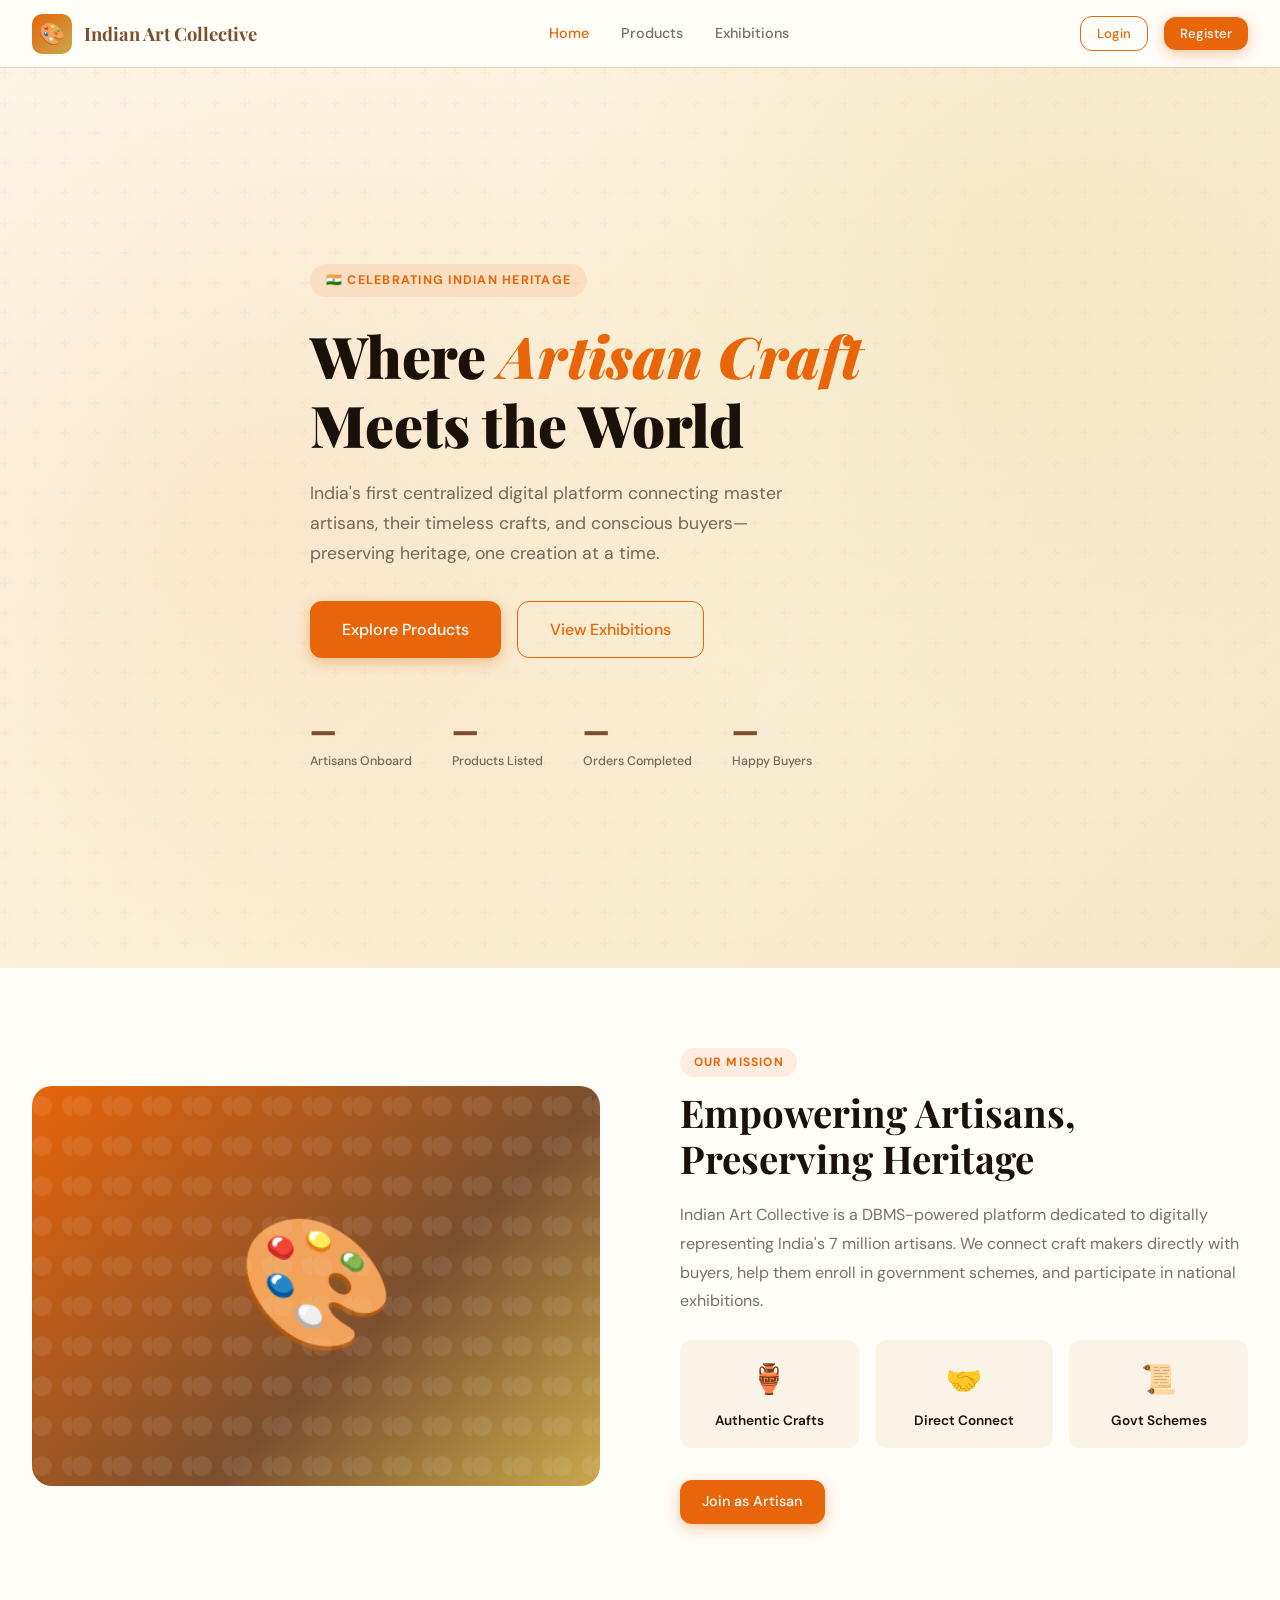
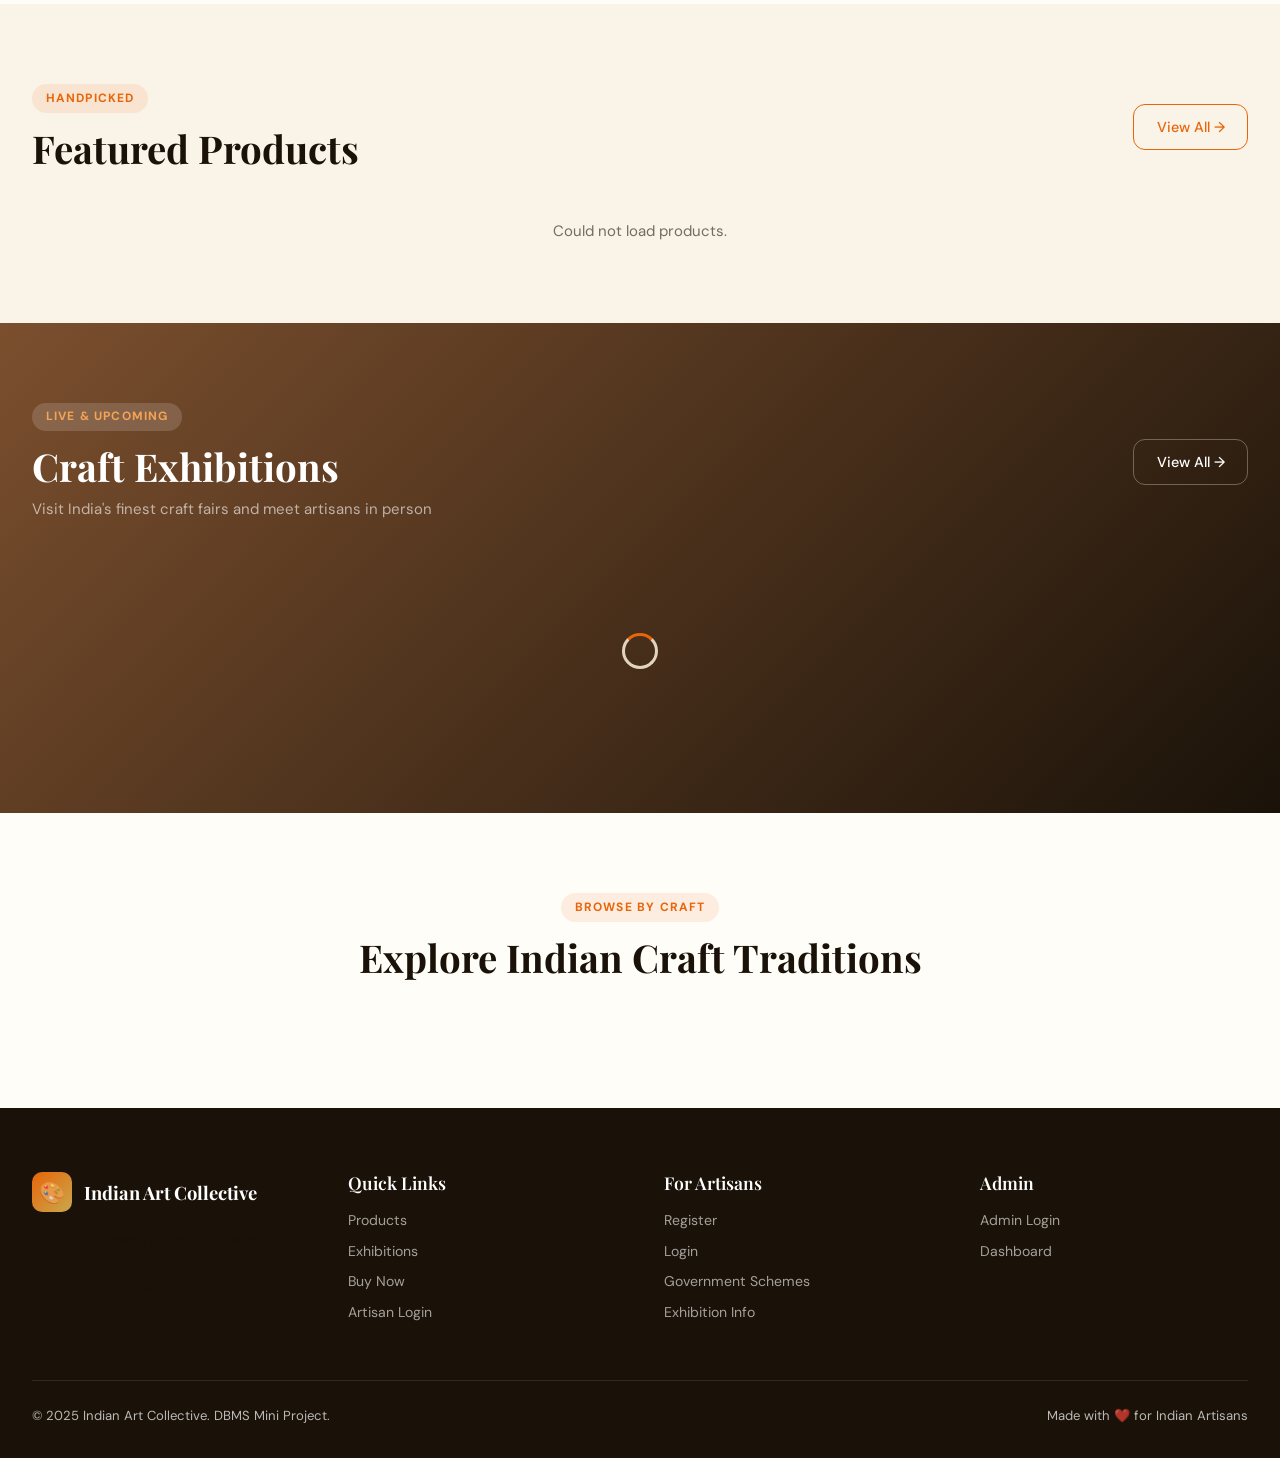
<file: indian_art_collective/frontend/index.html>
<!DOCTYPE html>
<html lang="en">
<head>
<meta charset="UTF-8"><meta name="viewport" content="width=device-width, initial-scale=1.0">
<title>Indian Art Collective — Digital Platform for Indian Artisans</title>
<link rel="stylesheet" href="css/style.css">
<style>
  .hero-float-img { position: absolute; right: -2rem; top: 50%; transform: translateY(-50%); width: 480px; opacity: .18; pointer-events: none; }
  .featured-section { background: var(--cream); }
  .about-grid { display: grid; grid-template-columns: 1fr 1fr; gap: 5rem; align-items: center; }
  .about-pattern {
    height: 400px; border-radius: var(--radius-lg);
    background: linear-gradient(135deg, var(--saffron) 0%, var(--earth) 60%, var(--gold) 100%);
    display: grid; place-items: center; font-size: 8rem; position: relative; overflow: hidden;
  }
  .about-pattern::before {
    content: ''; position: absolute; inset: 0;
    background: url("data:image/svg+xml,%3Csvg width='40' height='40' viewBox='0 0 40 40' xmlns='http://www.w3.org/2000/svg'%3E%3Cg fill='%23ffffff' fill-opacity='0.08'%3E%3Cpath d='M20 20c0-5.523-4.477-10-10-10S0 14.477 0 20s4.477 10 10 10 10-4.477 10-10zm10 0c0 5.523 4.477 10 10 10s10-4.477 10-10-4.477-10-10-10-10 4.477-10 10z'/%3E%3C/g%3E%3C/svg%3E");
  }
  .upcoming-ex { background: linear-gradient(135deg, var(--earth) 0%, var(--ink) 100%); padding: 5rem 0; }
  .upcoming-ex h2, .upcoming-ex .section-tag { color: #fff; }
  .upcoming-ex p { color: rgba(255,255,255,.6); }
  .ex-card-dark { background: rgba(255,255,255,.08); border: 1px solid rgba(255,255,255,.15); border-radius: var(--radius-lg); padding: 1.5rem; color: #fff; }
  .ex-card-dark h4 { color: #fff; margin-bottom: .5rem; }
  .ex-card-dark p { color: rgba(255,255,255,.6); font-size: .85rem; }
  .ex-card-dark .date-badge { background: var(--saffron); color: #fff; padding: .25rem .75rem; border-radius: 20px; font-size: .75rem; font-weight: 600; display: inline-block; margin-bottom: .75rem; }
</style>
</head>
<body>
<nav class="navbar" id="main-navbar"></nav>

<main class="page-wrapper">
  <!-- HERO -->
  <section class="hero">
    <div class="hero-pattern"></div>
    <div class="container">
      <div class="hero-content" style="max-width:660px">
        <div class="hero-tag">🇮🇳 Celebrating Indian Heritage</div>
        <h1>Where <span class="accent">Artisan Craft</span> Meets the World</h1>
        <p class="hero-desc">India's first centralized digital platform connecting master artisans, their timeless crafts, and conscious buyers—preserving heritage, one creation at a time.</p>
        <div class="hero-cta">
          <a href="products.html" class="btn btn-primary btn-lg">Explore Products</a>
          <a href="exhibitions.html" class="btn btn-secondary btn-lg">View Exhibitions</a>
        </div>
        <div class="hero-stats">
          <div>
            <div class="hero-stat-val" id="stat-artisans">—</div>
            <div class="hero-stat-lbl">Artisans Onboard</div>
          </div>
          <div>
            <div class="hero-stat-val" id="stat-products">—</div>
            <div class="hero-stat-lbl">Products Listed</div>
          </div>
          <div>
            <div class="hero-stat-val" id="stat-orders">—</div>
            <div class="hero-stat-lbl">Orders Completed</div>
          </div>
          <div>
            <div class="hero-stat-val" id="stat-buyers">—</div>
            <div class="hero-stat-lbl">Happy Buyers</div>
          </div>
        </div>
      </div>
    </div>
  </section>

  <!-- ABOUT -->
  <section class="section">
    <div class="container">
      <div class="about-grid">
        <div class="about-pattern">🎨</div>
        <div>
          <div class="section-tag">Our Mission</div>
          <h2>Empowering Artisans,<br>Preserving Heritage</h2>
          <p style="margin:1.25rem 0 1.5rem;font-size:1rem;line-height:1.8">Indian Art Collective is a DBMS-powered platform dedicated to digitally representing India's 7 million artisans. We connect craft makers directly with buyers, help them enroll in government schemes, and participate in national exhibitions.</p>
          <div class="grid-3" style="gap:1rem;margin-bottom:2rem">
            <div style="text-align:center;padding:1rem;background:var(--cream);border-radius:var(--radius)">
              <div style="font-size:1.8rem;margin-bottom:.5rem">🏺</div>
              <div style="font-weight:600;font-size:.85rem">Authentic Crafts</div>
            </div>
            <div style="text-align:center;padding:1rem;background:var(--cream);border-radius:var(--radius)">
              <div style="font-size:1.8rem;margin-bottom:.5rem">🤝</div>
              <div style="font-weight:600;font-size:.85rem">Direct Connect</div>
            </div>
            <div style="text-align:center;padding:1rem;background:var(--cream);border-radius:var(--radius)">
              <div style="font-size:1.8rem;margin-bottom:.5rem">📜</div>
              <div style="font-weight:600;font-size:.85rem">Govt Schemes</div>
            </div>
          </div>
          <a href="login_artisan.html#register" class="btn btn-primary">Join as Artisan</a>
        </div>
      </div>
    </div>
  </section>

  <!-- FEATURED PRODUCTS -->
  <section class="section featured-section">
    <div class="container">
      <div class="section-header flex items-center justify-between">
        <div>
          <div class="section-tag">Handpicked</div>
          <h2>Featured Products</h2>
        </div>
        <a href="products.html" class="btn btn-secondary">View All →</a>
      </div>
      <div class="products-grid" id="featured-products">
        <div class="loading-state" style="grid-column:1/-1"><div class="spinner"></div><p>Loading crafts...</p></div>
      </div>
    </div>
  </section>

  <!-- UPCOMING EXHIBITIONS -->
  <section class="upcoming-ex">
    <div class="container">
      <div class="section-header flex items-center justify-between">
        <div>
          <div class="section-tag" style="background:rgba(255,255,255,.15);color:var(--saffron-lt)">Live & Upcoming</div>
          <h2>Craft Exhibitions</h2>
          <p style="margin-top:.5rem">Visit India's finest craft fairs and meet artisans in person</p>
        </div>
        <a href="exhibitions.html" class="btn btn-secondary" style="border-color:rgba(255,255,255,.3);color:#fff">View All →</a>
      </div>
      <div class="grid-3" id="upcoming-exhibitions">
        <div class="loading-state" style="grid-column:1/-1;color:rgba(255,255,255,.5)"><div class="spinner"></div></div>
      </div>
    </div>
  </section>

  <!-- CRAFT CATEGORIES -->
  <section class="section">
    <div class="container">
      <div class="section-header text-center">
        <div class="section-tag">Browse by Craft</div>
        <h2>Explore Indian Craft Traditions</h2>
      </div>
      <div id="craft-categories" class="grid-4"></div>
    </div>
  </section>
</main>

<!-- FOOTER -->
<footer>
  <div class="container">
    <div class="grid-4" style="gap:3rem">
      <div>
        <div class="navbar-brand" style="margin-bottom:1rem">
          <div class="logo-icon">🎨</div>
          <span style="color:#fff;font-family:'Playfair Display',serif">Indian Art Collective</span>
        </div>
        <p style="font-size:.85rem;line-height:1.7">Digitally representing India's artisan heritage. A DBMS mini project celebrating culture & craftsmanship.</p>
      </div>
      <div>
        <h4>Quick Links</h4>
        <a href="products.html">Products</a>
        <a href="exhibitions.html">Exhibitions</a>
        <a href="login_buyer.html">Buy Now</a>
        <a href="login_artisan.html">Artisan Login</a>
      </div>
      <div>
        <h4>For Artisans</h4>
        <a href="login_artisan.html#register">Register</a>
        <a href="login_artisan.html">Login</a>
        <a href="#">Government Schemes</a>
        <a href="#">Exhibition Info</a>
      </div>
      <div>
        <h4>Admin</h4>
        <a href="login_admin.html">Admin Login</a>
        <a href="#">Dashboard</a>
      </div>
    </div>
    <div class="footer-bottom">
      <span>© 2025 Indian Art Collective. DBMS Mini Project.</span>
      <span>Made with ❤️ for Indian Artisans</span>
    </div>
  </div>
</footer>

<div id="toast-container"></div>

<script src="js/api.js"></script>
<script src="js/utils.js"></script>
<script>
document.addEventListener('DOMContentLoaded', async () => {
  renderNavbar('home');

  // Load stats
  try {
    const stats = await api.stats();
    const els = {
      'stat-artisans': stats.artisans,
      'stat-products': stats.products,
      'stat-orders': stats.orders,
      'stat-buyers': stats.buyers,
    };
    Object.entries(els).forEach(([id, val]) => {
      const el = document.getElementById(id);
      if (el) animateCounter(el, val);
    });
  } catch(e) {}

  // Load featured products
  try {
    const products = await api.featuredProducts();
    const container = document.getElementById('featured-products');
    if (products.length === 0) {
      container.innerHTML = '<p class="text-muted text-center" style="grid-column:1/-1">No products yet.</p>';
    } else {
      container.innerHTML = products.map(p => productCardHTML(p)).join('');
    }
  } catch(e) {
    document.getElementById('featured-products').innerHTML = '<p class="text-muted text-center" style="grid-column:1/-1">Could not load products.</p>';
  }

  // Load upcoming exhibitions
  try {
    const exhibitions = await api.exhibitions();
    const container = document.getElementById('upcoming-exhibitions');
    const upcoming = exhibitions.slice(0, 3);
    if (upcoming.length === 0) {
      container.innerHTML = '<p style="color:rgba(255,255,255,.5);grid-column:1/-1;text-align:center">No upcoming exhibitions.</p>';
    } else {
      container.innerHTML = upcoming.map(e => `
        <div class="ex-card-dark">
          <div class="date-badge">📅 ${formatDate(e.Start_Date)} – ${formatDate(e.End_Date)}</div>
          <h4>${e.Exhibition_Name}</h4>
          <p>📍 ${e.Location}</p>
        </div>
      `).join('');
    }
  } catch(e) {}

  // Load craft categories
  try {
    const crafts = await api.crafts();
    const container = document.getElementById('craft-categories');
    const unique = [...new Map(crafts.map(c => [c.Category, c])).values()].slice(0, 8);
    const icons = { 'Visual Art': '🖼️', 'Ceramic': '🏺', 'Textile': '🧵', 'Metal Work': '⚙️', 'Handicraft': '🎎', 'Jewelry': '💎' };
    container.innerHTML = unique.map(c => `
      <div class="card" style="text-align:center;padding:1.75rem;cursor:pointer" onclick="window.location.href='products.html?category=${encodeURIComponent(c.Category)}'">
        <div style="font-size:2.5rem;margin-bottom:.75rem">${icons[c.Category] || '🎨'}</div>
        <h4>${c.Category}</h4>
        <p style="font-size:.82rem;margin-top:.3rem">${c.Region}</p>
      </div>
    `).join('');
  } catch(e) {}
});
</script>
</body>
</html>
</file>
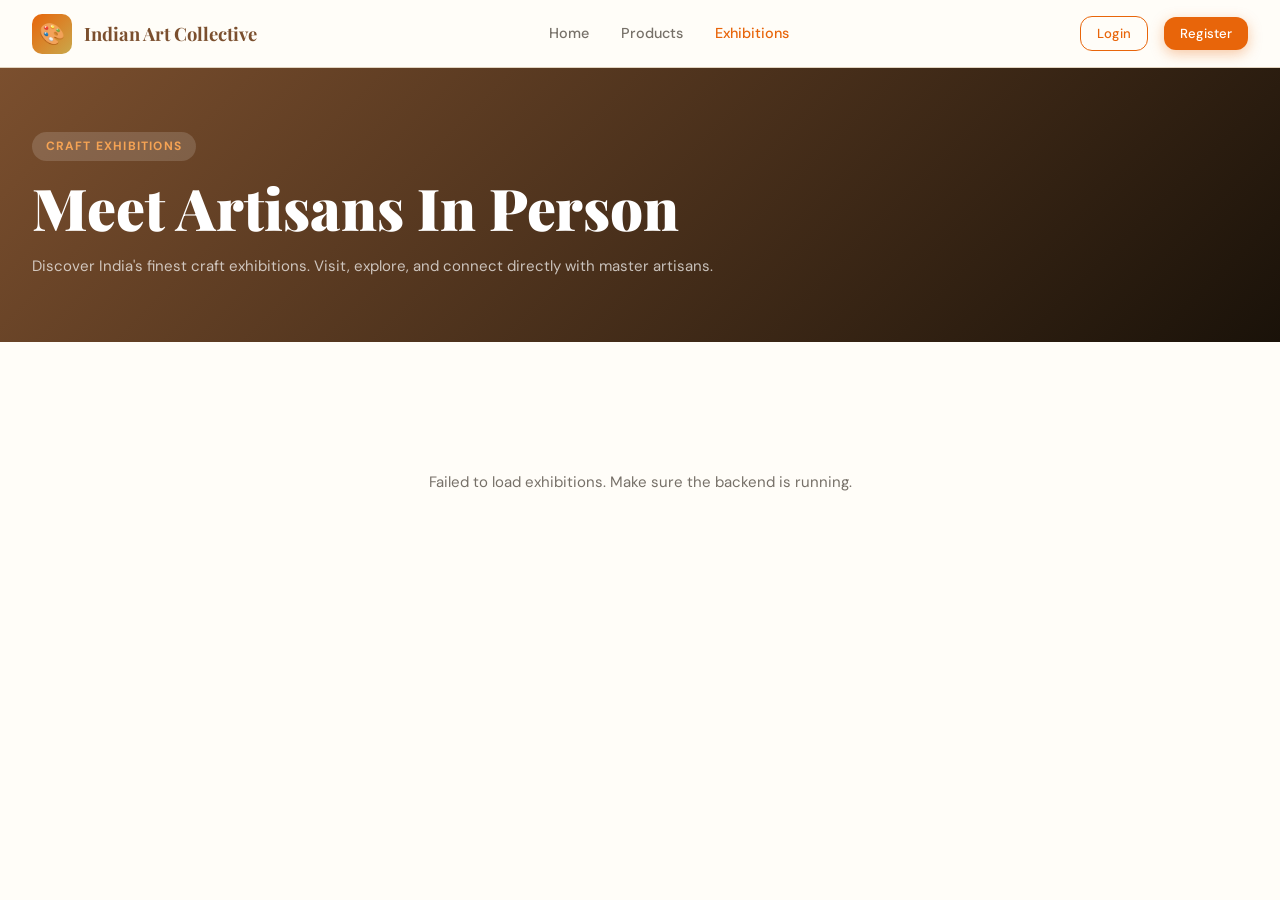
<file: indian_art_collective/frontend/exhibitions.html>
<!DOCTYPE html>
<html lang="en">
<head>
<meta charset="UTF-8"><meta name="viewport" content="width=device-width,initial-scale=1.0">
<title>Exhibitions — Indian Art Collective</title>
<link rel="stylesheet" href="css/style.css">
<style>
  .ex-hero { background:linear-gradient(135deg,var(--earth),var(--ink)); padding:4rem 0; color:#fff; }
  .ex-hero h1, .ex-hero p { color:#fff; }
  .ex-hero p { color:rgba(255,255,255,.7); margin-top:.75rem; }
  .ex-grid { display:grid; grid-template-columns:repeat(auto-fill,minmax(320px,1fr)); gap:1.75rem; }
  .ex-detail-card { background:#fff; border-radius:var(--radius-lg); overflow:hidden; border:1px solid var(--border); transition:var(--transition); }
  .ex-detail-card:hover { box-shadow:var(--shadow-md); transform:translateY(-2px); }
  .ex-banner-full { height:160px; background:linear-gradient(135deg,var(--earth),var(--saffron)); display:flex; align-items:flex-end; padding:1.25rem; position:relative; }
  .ex-banner-full .big-icon { position:absolute; right:1.5rem; top:50%; transform:translateY(-50%); font-size:4rem; opacity:.25; }
  .ex-banner-full h3 { color:#fff; font-size:1.15rem; position:relative; z-index:1; }
  .ex-body { padding:1.5rem; }
  .ex-info-row { display:flex; align-items:center; gap:.6rem; font-size:.88rem; color:var(--ink-60); margin-bottom:.6rem; }
  .ex-status { display:inline-flex; align-items:center; gap:.4rem; padding:.3rem .85rem; border-radius:20px; font-size:.75rem; font-weight:600; }
  .ex-status.upcoming { background:rgba(41,128,185,.1); color:#2980b9; }
  .ex-status.ongoing { background:rgba(45,106,79,.12); color:var(--jade); }
  .ex-status.past { background:rgba(26,18,9,.08); color:var(--ink-60); }
  .artisan-pill { display:inline-flex; align-items:center; gap:.4rem; background:var(--cream); border-radius:20px; padding:.25rem .75rem; font-size:.78rem; margin:.25rem; }
</style>
</head>
<body>
<nav class="navbar" id="main-navbar"></nav>
<div class="page-wrapper">
  <div class="ex-hero">
    <div class="container">
      <div class="section-tag" style="background:rgba(255,255,255,.15);color:var(--saffron-lt)">Craft Exhibitions</div>
      <h1>Meet Artisans In Person</h1>
      <p>Discover India's finest craft exhibitions. Visit, explore, and connect directly with master artisans.</p>
    </div>
  </div>

  <section class="section">
    <div class="container">
      <div id="exhibitions-container" class="ex-grid">
        <div class="loading-state" style="grid-column:1/-1"><div class="spinner"></div><p>Loading exhibitions...</p></div>
      </div>
    </div>
  </section>
</div>

<div id="toast-container"></div>
<script src="js/api.js"></script>
<script src="js/utils.js"></script>
<script>
renderNavbar('exhibitions');

function getStatus(start, end) {
  const now = new Date();
  const s = new Date(start), e = new Date(end);
  if (now < s) return { label: '🔵 Upcoming', cls: 'upcoming' };
  if (now > e) return { label: '⚫ Past', cls: 'past' };
  return { label: '🟢 Ongoing', cls: 'ongoing' };
}

async function loadExhibitions() {
  try {
    const exhibitions = await api.exhibitions();
    if (!exhibitions.length) {
      document.getElementById('exhibitions-container').innerHTML = '<p class="text-muted" style="grid-column:1/-1;text-align:center;padding:3rem">No exhibitions found.</p>';
      return;
    }
    // Load artisan details for each exhibition
    const html = await Promise.all(exhibitions.map(async e => {
      let artisansHtml = '';
      try {
        const ex = await api.exhibition(e.Exhibition_ID);
        if (ex.artisans && ex.artisans.length) {
          artisansHtml = `
            <div style="margin-top:1rem">
              <div style="font-size:.75rem;font-weight:600;text-transform:uppercase;color:var(--ink-60);margin-bottom:.5rem">Participating Artisans</div>
              ${ex.artisans.map(a => `<span class="artisan-pill">🎨 ${a.Name}</span>`).join('')}
            </div>
          `;
        }
      } catch(err) {}

      const status = getStatus(e.Start_Date, e.End_Date);
      return `
        <div class="ex-detail-card">
          <div class="ex-banner-full">
            <span class="big-icon">🎪</span>
            <h3>${e.Exhibition_Name}</h3>
          </div>
          <div class="ex-body">
            <span class="ex-status ${status.cls}">${status.label}</span>
            <div class="ex-info-row mt-2"><span>📍</span><strong>${e.Location}</strong></div>
            <div class="ex-info-row"><span>📅</span><span>${formatDate(e.Start_Date)} – ${formatDate(e.End_Date)}</span></div>
            ${artisansHtml}
            <div style="margin-top:1rem;padding:.75rem;background:var(--cream);border-radius:var(--radius);font-size:.82rem;color:var(--jade)">
              ✓ Open to public visitors. Plan your visit and experience authentic Indian craftsmanship in person.
            </div>
          </div>
        </div>
      `;
    }));
    document.getElementById('exhibitions-container').innerHTML = html.join('');
  } catch(e) {
    document.getElementById('exhibitions-container').innerHTML = '<p class="text-muted" style="grid-column:1/-1;text-align:center;padding:3rem">Failed to load exhibitions. Make sure the backend is running.</p>';
  }
}

loadExhibitions();
</script>
</body>
</html>
</file>
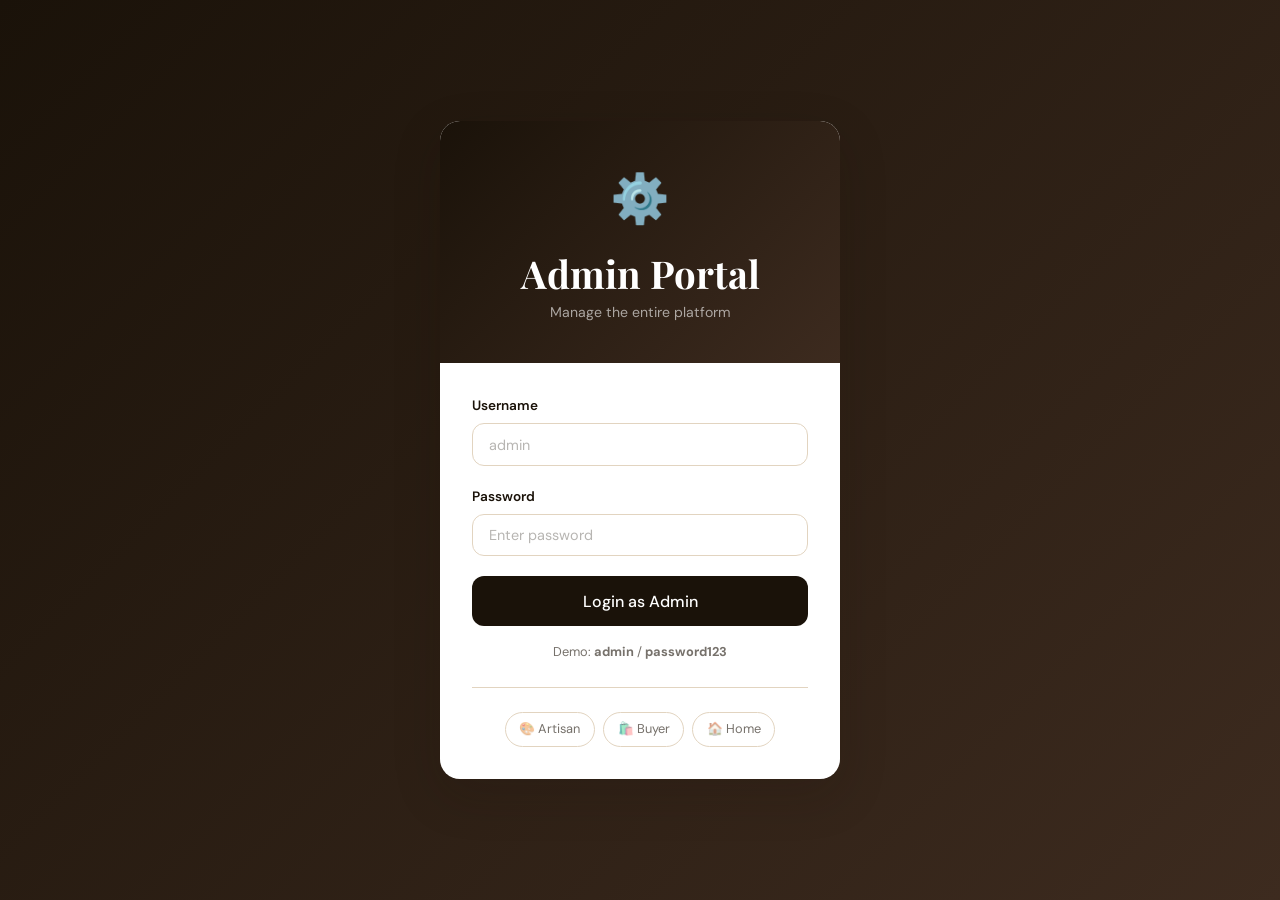
<file: indian_art_collective/frontend/login_admin.html>
<!DOCTYPE html>
<html lang="en">
<head>
<meta charset="UTF-8"><meta name="viewport" content="width=device-width,initial-scale=1.0">
<title>Admin Login — Indian Art Collective</title>
<link rel="stylesheet" href="css/style.css">
<style>
  body { background: linear-gradient(135deg, #1A1209 0%, #3D2B1F 100%); min-height:100vh; display:flex; align-items:center; justify-content:center; padding:1.5rem; }
  .auth-card { background:#fff; border-radius:var(--radius-lg); width:100%; max-width:400px; box-shadow:var(--shadow-lg); overflow:hidden; }
  .auth-header { background: linear-gradient(135deg, #1A1209, #3D2B1F); padding:2.5rem; text-align:center; }
  .auth-header .logo { font-size:3rem; margin-bottom:.75rem; }
  .auth-header h2 { color:#fff; margin-bottom:.3rem; }
  .auth-header p { color:rgba(255,255,255,.6); font-size:.88rem; }
  .auth-body { padding:2rem; }
  .role-links { display:flex; gap:.5rem; justify-content:center; margin-top:1.5rem; padding-top:1.5rem; border-top:1px solid var(--border); }
  .role-link { font-size:.8rem; color:var(--ink-60); padding:.4rem .85rem; border-radius:20px; border:1px solid var(--border); transition:var(--transition); }
  .role-link:hover { background:var(--cream); }
</style>
</head>
<body>
<div class="auth-card">
  <div class="auth-header">
    <div class="logo">⚙️</div>
    <h2 style="font-family:'Playfair Display',serif;color:#fff">Admin Portal</h2>
    <p>Manage the entire platform</p>
  </div>
  <div class="auth-body">
    <div id="login-alert"></div>
    <div class="form-group">
      <label class="form-label">Username</label>
      <input type="text" id="username" class="form-control" placeholder="admin">
      <span class="form-error">Username required</span>
    </div>
    <div class="form-group">
      <label class="form-label">Password</label>
      <input type="password" id="password" class="form-control" placeholder="Enter password">
      <span class="form-error">Password required</span>
    </div>
    <button class="btn btn-primary btn-lg" style="width:100%;justify-content:center;background:var(--ink);box-shadow:none" id="login-btn" onclick="doLogin()">
      Login as Admin
    </button>
    <p style="text-align:center;font-size:.8rem;color:var(--ink-60);margin-top:1rem">Demo: <strong>admin</strong> / <strong>password123</strong></p>
    <div class="role-links">
      <a href="login_artisan.html" class="role-link">🎨 Artisan</a>
      <a href="login_buyer.html" class="role-link">🛍️ Buyer</a>
      <a href="index.html" class="role-link">🏠 Home</a>
    </div>
  </div>
</div>
<div id="toast-container"></div>
<script src="js/api.js"></script>
<script src="js/utils.js"></script>
<script>
redirectIfLoggedIn();
async function doLogin() {
  const username = document.getElementById('username').value.trim();
  const password = document.getElementById('password').value;
  let valid = true;
  if (!username) { document.getElementById('username').classList.add('error'); valid = false; } else document.getElementById('username').classList.remove('error');
  if (!password) { document.getElementById('password').classList.add('error'); valid = false; } else document.getElementById('password').classList.remove('error');
  if (!valid) return;
  const btn = document.getElementById('login-btn');
  btn.disabled = true; btn.textContent = 'Logging in…';
  try {
    const data = await api.loginAdmin({ username, password });
    saveAuth(data);
    showToast('Welcome, Admin!', 'success');
    setTimeout(() => window.location.href = 'dashboard_admin.html', 800);
  } catch(e) {
    document.getElementById('login-alert').innerHTML = `<div class="alert alert-error">❌ ${e.message}</div>`;
    btn.disabled = false; btn.textContent = 'Login as Admin';
  }
}
document.addEventListener('keydown', e => { if (e.key === 'Enter') doLogin(); });
</script>
</body>
</html>
</file>
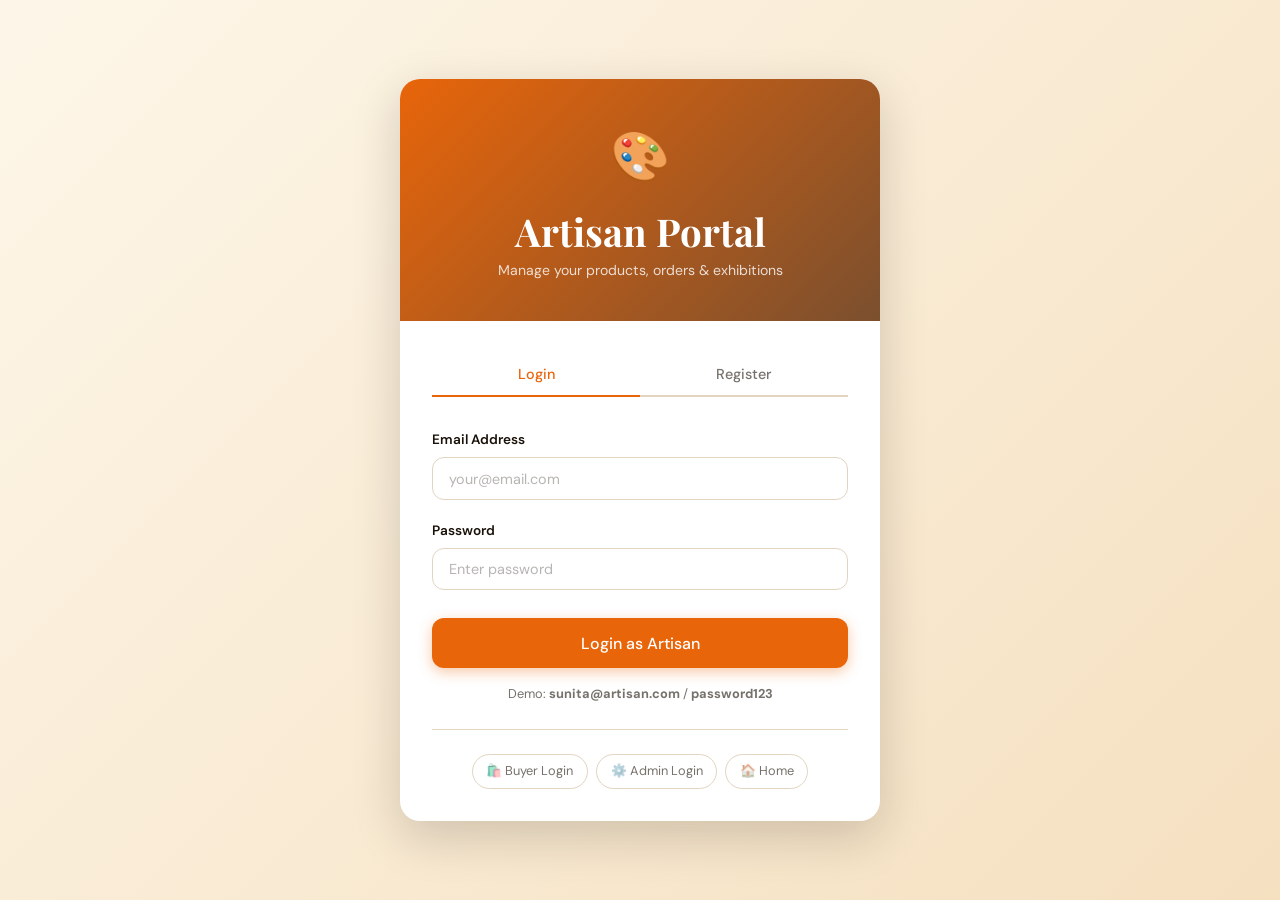
<file: indian_art_collective/frontend/login_artisan.html>
<!DOCTYPE html>
<html lang="en">
<head>
<meta charset="UTF-8"><meta name="viewport" content="width=device-width, initial-scale=1.0">
<title>Artisan Login — Indian Art Collective</title>
<link rel="stylesheet" href="css/style.css">
<style>
  body { background: linear-gradient(135deg, #FDF6E8, #F5E0C0); min-height: 100vh; display: flex; align-items: center; justify-content: center; padding: 1.5rem; }
  .auth-card { background: #fff; border-radius: var(--radius-lg); width: 100%; max-width: 480px; box-shadow: var(--shadow-lg); overflow: hidden; }
  .auth-header { background: linear-gradient(135deg, var(--saffron), var(--earth)); padding: 2.5rem; text-align: center; color: #fff; }
  .auth-header .logo { font-size: 3rem; margin-bottom: .75rem; }
  .auth-header h2 { color: #fff; margin-bottom: .3rem; }
  .auth-header p { color: rgba(255,255,255,.8); font-size: .88rem; }
  .auth-body { padding: 2rem; }
  .auth-tabs { display: flex; border-bottom: 2px solid var(--border); margin-bottom: 2rem; }
  .auth-tab { flex: 1; padding: .75rem; background: none; border: none; cursor: pointer; font-family: 'DM Sans',sans-serif; font-size: .9rem; font-weight: 500; color: var(--ink-60); border-bottom: 2px solid transparent; margin-bottom: -2px; transition: var(--transition); }
  .auth-tab.active { color: var(--saffron); border-bottom-color: var(--saffron); }
  .role-links { display: flex; gap: .5rem; justify-content: center; margin-top: 1.5rem; padding-top: 1.5rem; border-top: 1px solid var(--border); }
  .role-link { font-size: .8rem; color: var(--ink-60); display: flex; align-items: center; gap: .3rem; padding: .4rem .85rem; border-radius: 20px; border: 1px solid var(--border); transition: var(--transition); }
  .role-link:hover { background: var(--cream); }
  .form-row { display: grid; grid-template-columns: 1fr 1fr; gap: 1rem; }
</style>
</head>
<body>
<div class="auth-card">
  <div class="auth-header">
    <div class="logo">🎨</div>
    <h2>Artisan Portal</h2>
    <p>Manage your products, orders & exhibitions</p>
  </div>
  <div class="auth-body">
    <div class="auth-tabs">
      <button class="auth-tab active" data-tab="login-tab">Login</button>
      <button class="auth-tab" data-tab="register-tab">Register</button>
    </div>

    <div id="login-tab" class="tab-pane">
      <div id="login-alert"></div>
      <div class="form-group">
        <label class="form-label">Email Address</label>
        <input type="email" id="login-email" class="form-control" placeholder="your@email.com">
        <span class="form-error">Valid email required</span>
      </div>
      <div class="form-group">
        <label class="form-label">Password</label>
        <input type="password" id="login-password" class="form-control" placeholder="Enter password">
        <span class="form-error">Password required</span>
      </div>
      <button class="btn btn-primary btn-lg" style="width:100%;justify-content:center;margin-top:.5rem" id="login-btn" onclick="doLogin()">Login as Artisan</button>
      <p style="text-align:center;font-size:.8rem;color:var(--ink-60);margin-top:1rem">Demo: <strong>sunita@artisan.com</strong> / <strong>password123</strong></p>
    </div>

    <div id="register-tab" class="tab-pane" style="display:none">
      <div id="reg-alert"></div>
      <div class="form-row">
        <div class="form-group">
          <label class="form-label">Full Name</label>
          <input type="text" id="reg-name" class="form-control" placeholder="Sunita Devi">
          <span class="form-error">Required</span>
        </div>
        <div class="form-group">
          <label class="form-label">Email</label>
          <input type="email" id="reg-email" class="form-control" placeholder="your@email.com">
          <span class="form-error">Required</span>
        </div>
      </div>
      <div class="form-row">
        <div class="form-group">
          <label class="form-label">Date of Birth</label>
          <input type="date" id="reg-dob" class="form-control">
        </div>
        <div class="form-group">
          <label class="form-label">Phone</label>
          <input type="tel" id="reg-phone" class="form-control" placeholder="9876543210">
        </div>
      </div>
      <div class="form-row">
        <div class="form-group">
          <label class="form-label">Years of Experience</label>
          <input type="number" id="reg-exp" class="form-control" placeholder="5" min="0">
        </div>
        <div class="form-group">
          <label class="form-label">Skill Level</label>
          <select id="reg-skill" class="form-control">
            <option>Beginner</option><option>Intermediate</option><option>Advanced</option><option>Master</option>
          </select>
        </div>
      </div>
      <div class="form-row">
        <div class="form-group">
          <label class="form-label">State</label>
          <input type="text" id="reg-state" class="form-control" placeholder="Bihar">
        </div>
        <div class="form-group">
          <label class="form-label">Gender</label>
          <select id="reg-gender" class="form-control">
            <option>Male</option><option>Female</option><option>Other</option>
          </select>
        </div>
      </div>
      <div class="form-group">
        <label class="form-label">Address</label>
        <input type="text" id="reg-address" class="form-control" placeholder="Village, District, State">
      </div>
      <div class="form-group">
        <label class="form-label">Password</label>
        <input type="password" id="reg-password" class="form-control" placeholder="Min 6 characters">
        <span class="form-error">Min 6 characters</span>
      </div>
      <button class="btn btn-primary btn-lg" style="width:100%;justify-content:center" onclick="doRegister()">Create Artisan Account</button>
    </div>

    <div class="role-links">
      <a href="login_buyer.html" class="role-link">🛍️ Buyer Login</a>
      <a href="login_admin.html" class="role-link">⚙️ Admin Login</a>
      <a href="index.html" class="role-link">🏠 Home</a>
    </div>
  </div>
</div>
<div id="toast-container"></div>
<script src="js/api.js"></script>
<script src="js/utils.js"></script>
<script>
redirectIfLoggedIn();
document.querySelectorAll('.auth-tab').forEach(tab => {
  tab.addEventListener('click', () => {
    document.querySelectorAll('.auth-tab').forEach(t => t.classList.remove('active'));
    document.querySelectorAll('.tab-pane').forEach(p => p.style.display = 'none');
    tab.classList.add('active');
    document.getElementById(tab.dataset.tab).style.display = 'block';
  });
});
if (window.location.hash === '#register') document.querySelectorAll('.auth-tab')[1].click();

async function doLogin() {
  const email = document.getElementById('login-email').value.trim();
  const password = document.getElementById('login-password').value;
  let valid = true;
  if (!email.includes('@')) { document.getElementById('login-email').classList.add('error'); valid = false; } else document.getElementById('login-email').classList.remove('error');
  if (!password) { document.getElementById('login-password').classList.add('error'); valid = false; } else document.getElementById('login-password').classList.remove('error');
  if (!valid) return;
  const btn = document.getElementById('login-btn');
  btn.disabled = true; btn.textContent = 'Logging in…';
  try {
    const data = await api.loginArtisan({ email, password });
    saveAuth(data);
    showToast('Welcome, ' + data.name + '!', 'success');
    setTimeout(() => window.location.href = 'dashboard_artisan.html', 800);
  } catch(e) {
    document.getElementById('login-alert').innerHTML = `<div class="alert alert-error">❌ ${e.message}</div>`;
    btn.disabled = false; btn.textContent = 'Login as Artisan';
  }
}

async function doRegister() {
  const name = document.getElementById('reg-name').value.trim();
  const email = document.getElementById('reg-email').value.trim();
  const password = document.getElementById('reg-password').value;
  let valid = true;
  if (!name) { document.getElementById('reg-name').classList.add('error'); valid = false; } else document.getElementById('reg-name').classList.remove('error');
  if (!email.includes('@')) { document.getElementById('reg-email').classList.add('error'); valid = false; } else document.getElementById('reg-email').classList.remove('error');
  if (password.length < 6) { document.getElementById('reg-password').classList.add('error'); valid = false; } else document.getElementById('reg-password').classList.remove('error');
  if (!valid) return;
  try {
    await api.registerArtisan({
      name, email, password,
      dob: document.getElementById('reg-dob').value,
      phone: document.getElementById('reg-phone').value,
      years_of_experience: document.getElementById('reg-exp').value,
      skill_level: document.getElementById('reg-skill').value,
      state: document.getElementById('reg-state').value,
      gender: document.getElementById('reg-gender').value,
      address: document.getElementById('reg-address').value,
    });
    showToast('Account created! Please login.', 'success');
    setTimeout(() => document.querySelectorAll('.auth-tab')[0].click(), 800);
  } catch(e) {
    document.getElementById('reg-alert').innerHTML = `<div class="alert alert-error">❌ ${e.message}</div>`;
  }
}
</script>
</body>
</html>
</file>
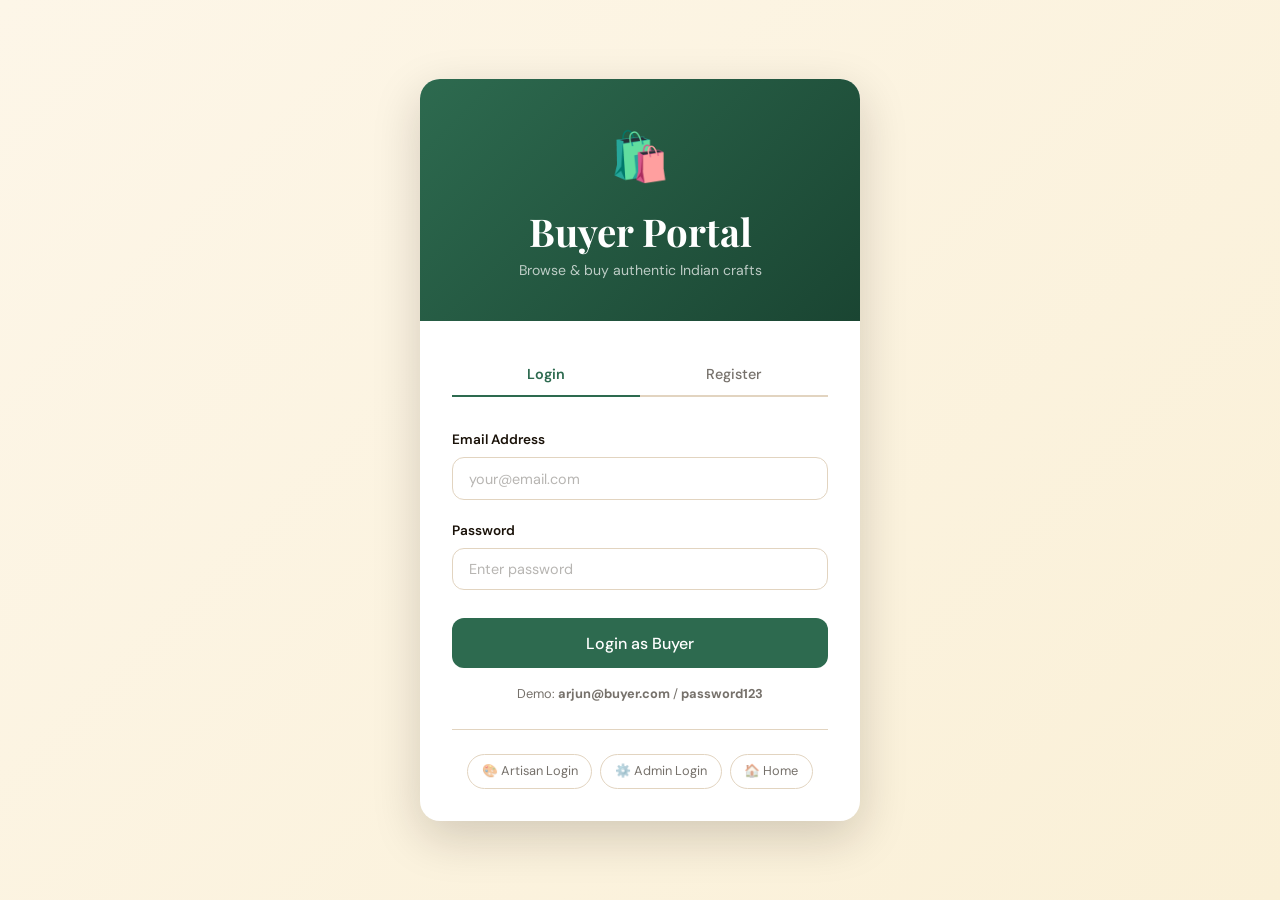
<file: indian_art_collective/frontend/login_buyer.html>
<!DOCTYPE html>
<html lang="en">
<head>
<meta charset="UTF-8"><meta name="viewport" content="width=device-width, initial-scale=1.0">
<title>Buyer Login — Indian Art Collective</title>
<link rel="stylesheet" href="css/style.css">
<style>
  body { background: linear-gradient(135deg, #FDF6E8, #FAF0D7); min-height: 100vh; display: flex; align-items: center; justify-content: center; padding: 1.5rem; }
  .auth-card { background: #fff; border-radius: var(--radius-lg); width: 100%; max-width: 440px; box-shadow: var(--shadow-lg); overflow: hidden; }
  .auth-header { background: linear-gradient(135deg, var(--jade), #1a4532); padding: 2.5rem; text-align: center; color: #fff; }
  .auth-header .logo { font-size: 3rem; margin-bottom: .75rem; }
  .auth-header h2 { color: #fff; margin-bottom: .3rem; }
  .auth-header p { color: rgba(255,255,255,.7); font-size: .88rem; }
  .auth-body { padding: 2rem; }
  .auth-tabs { display: flex; border-bottom: 2px solid var(--border); margin-bottom: 2rem; }
  .auth-tab { flex: 1; padding: .75rem; background: none; border: none; cursor: pointer; font-family: 'DM Sans',sans-serif; font-size: .9rem; font-weight: 500; color: var(--ink-60); border-bottom: 2px solid transparent; margin-bottom: -2px; transition: var(--transition); }
  .auth-tab.active { color: var(--jade); border-bottom-color: var(--jade); font-weight: 600; }
  .role-links { display: flex; gap: .5rem; justify-content: center; margin-top: 1.5rem; padding-top: 1.5rem; border-top: 1px solid var(--border); }
  .role-link { font-size: .8rem; color: var(--ink-60); display: flex; align-items: center; gap: .3rem; padding: .4rem .85rem; border-radius: 20px; border: 1px solid var(--border); transition: var(--transition); }
  .role-link:hover { background: var(--cream); }
</style>
</head>
<body>
<div class="auth-card">
  <div class="auth-header">
    <div class="logo">🛍️</div>
    <h2>Buyer Portal</h2>
    <p>Browse & buy authentic Indian crafts</p>
  </div>
  <div class="auth-body">
    <div class="auth-tabs">
      <button class="auth-tab active" data-tab="login-tab">Login</button>
      <button class="auth-tab" data-tab="register-tab">Register</button>
    </div>

    <!-- LOGIN -->
    <div id="login-tab" class="tab-pane">
      <div id="login-alert"></div>
      <div class="form-group">
        <label class="form-label">Email Address</label>
        <input type="email" id="login-email" class="form-control" placeholder="your@email.com">
        <span class="form-error">Valid email required</span>
      </div>
      <div class="form-group">
        <label class="form-label">Password</label>
        <input type="password" id="login-password" class="form-control" placeholder="Enter password">
        <span class="form-error">Password required</span>
      </div>
      <button class="btn btn-jade btn-lg" style="width:100%;justify-content:center;margin-top:.5rem" id="login-btn" onclick="doLogin()">
        Login as Buyer
      </button>
      <p style="text-align:center;font-size:.8rem;color:var(--ink-60);margin-top:1rem">
        Demo: <strong>arjun@buyer.com</strong> / <strong>password123</strong>
      </p>
    </div>

    <!-- REGISTER -->
    <div id="register-tab" class="tab-pane" style="display:none">
      <div id="reg-alert"></div>
      <div class="form-group">
        <label class="form-label">Full Name</label>
        <input type="text" id="reg-name" class="form-control" placeholder="Arjun Sharma">
        <span class="form-error">Name required</span>
      </div>
      <div class="form-group">
        <label class="form-label">Email Address</label>
        <input type="email" id="reg-email" class="form-control" placeholder="your@email.com">
        <span class="form-error">Valid email required</span>
      </div>
      <div class="form-group">
        <label class="form-label">Phone</label>
        <input type="tel" id="reg-phone" class="form-control" placeholder="9876543210">
      </div>
      <div class="form-group">
        <label class="form-label">Address</label>
        <input type="text" id="reg-address" class="form-control" placeholder="Your address">
      </div>
      <div class="form-group">
        <label class="form-label">Password</label>
        <input type="password" id="reg-password" class="form-control" placeholder="Min 6 characters">
        <span class="form-error">Min 6 characters required</span>
      </div>
      <button class="btn btn-jade btn-lg" style="width:100%;justify-content:center;margin-top:.5rem" onclick="doRegister()">
        Create Account
      </button>
    </div>

    <div class="role-links">
      <a href="login_artisan.html" class="role-link">🎨 Artisan Login</a>
      <a href="login_admin.html" class="role-link">⚙️ Admin Login</a>
      <a href="index.html" class="role-link">🏠 Home</a>
    </div>
  </div>
</div>

<div id="toast-container"></div>
<script src="js/api.js"></script>
<script src="js/utils.js"></script>
<script>
redirectIfLoggedIn();

// Tab switching
document.querySelectorAll('.auth-tab').forEach(tab => {
  tab.addEventListener('click', () => {
    document.querySelectorAll('.auth-tab').forEach(t => t.classList.remove('active'));
    document.querySelectorAll('.tab-pane').forEach(p => p.style.display = 'none');
    tab.classList.add('active');
    document.getElementById(tab.dataset.tab).style.display = 'block';
  });
});

// Check hash for register
if (window.location.hash === '#register') {
  document.querySelectorAll('.auth-tab')[1].click();
}

async function doLogin() {
  const email = document.getElementById('login-email').value.trim();
  const password = document.getElementById('login-password').value;
  let valid = true;
  if (!email.includes('@')) { document.getElementById('login-email').classList.add('error'); valid = false; } else { document.getElementById('login-email').classList.remove('error'); }
  if (!password) { document.getElementById('login-password').classList.add('error'); valid = false; } else { document.getElementById('login-password').classList.remove('error'); }
  if (!valid) return;

  const btn = document.getElementById('login-btn');
  btn.disabled = true; btn.textContent = 'Logging in…';
  try {
    const data = await api.loginBuyer({ email, password });
    saveAuth(data);
    showToast('Welcome back, ' + data.name + '!', 'success');
    setTimeout(() => window.location.href = 'dashboard_buyer.html', 800);
  } catch(e) {
    document.getElementById('login-alert').innerHTML = `<div class="alert alert-error">❌ ${e.message}</div>`;
    btn.disabled = false; btn.textContent = 'Login as Buyer';
  }
}

async function doRegister() {
  const name = document.getElementById('reg-name').value.trim();
  const email = document.getElementById('reg-email').value.trim();
  const password = document.getElementById('reg-password').value;
  let valid = true;
  if (!name) { document.getElementById('reg-name').classList.add('error'); valid = false; } else document.getElementById('reg-name').classList.remove('error');
  if (!email.includes('@')) { document.getElementById('reg-email').classList.add('error'); valid = false; } else document.getElementById('reg-email').classList.remove('error');
  if (password.length < 6) { document.getElementById('reg-password').classList.add('error'); valid = false; } else document.getElementById('reg-password').classList.remove('error');
  if (!valid) return;

  try {
    await api.registerBuyer({ name, email, password, phone: document.getElementById('reg-phone').value, address: document.getElementById('reg-address').value });
    showToast('Account created! Please login.', 'success');
    setTimeout(() => document.querySelectorAll('.auth-tab')[0].click(), 800);
  } catch(e) {
    document.getElementById('reg-alert').innerHTML = `<div class="alert alert-error">❌ ${e.message}</div>`;
  }
}
</script>
</body>
</html>
</file>
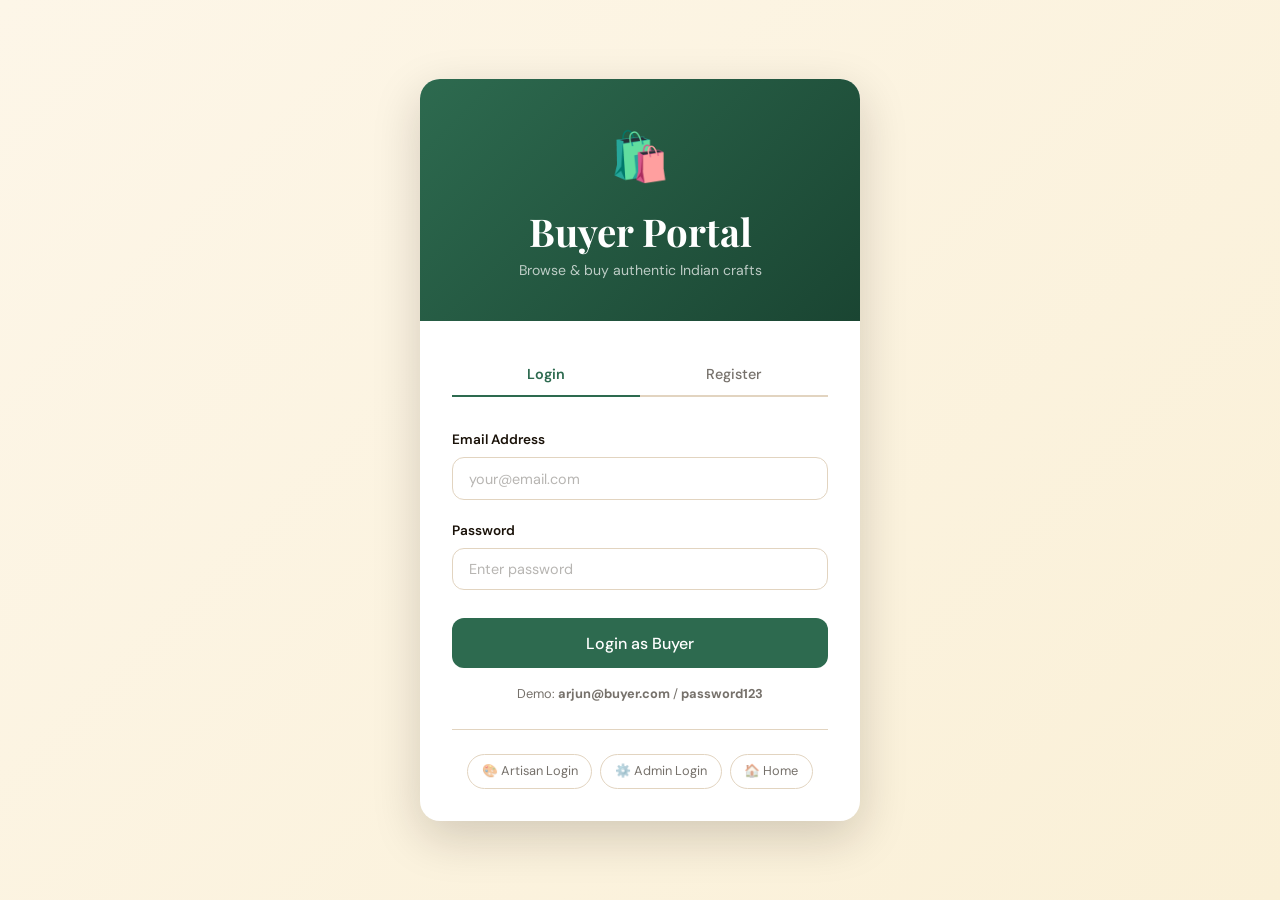
<file: indian_art_collective/frontend/orders.html>
<!DOCTYPE html>
<html lang="en">
<head>
<meta charset="UTF-8"><meta name="viewport" content="width=device-width,initial-scale=1.0">
<title>Orders — Indian Art Collective</title>
<link rel="stylesheet" href="css/style.css">
</head>
<body>
<nav class="navbar" id="main-navbar"></nav>
<div class="page-wrapper">
  <div class="container section">
    <div class="section-tag">Orders</div>
    <h2 id="page-title">My Orders</h2>
    <div class="card mt-4">
      <div class="table-wrapper">
        <table><thead><tr><th>Order #</th><th>Product</th><th>Qty</th><th>Amount</th><th>Date</th></tr></thead>
        <tbody id="orders-table"><tr><td colspan="5" style="text-align:center;padding:2rem"><div class="spinner" style="margin:0 auto"></div></td></tr></tbody></table>
      </div>
    </div>
  </div>
</div>
<div id="toast-container"></div>
<script src="js/api.js"></script>
<script src="js/utils.js"></script>
<script>
renderNavbar();
const user = api.user();
if (!user) { window.location.href = 'login_buyer.html'; }

async function loadOrders() {
  try {
    let orders = [];
    if (user.role === 'buyer') {
      orders = await api.buyerOrders(user.id);
    } else if (user.role === 'artisan') {
      orders = await api.artisanOrders(user.id);
      document.getElementById('page-title').textContent = 'Orders Received';
    }
    document.getElementById('orders-table').innerHTML = orders.map(o => `
      <tr>
        <td>#${o.Order_ID}</td>
        <td>${o.Product_Name}</td>
        <td>${o.Quantity}</td>
        <td><strong>${formatCurrency(o.Total_Amount)}</strong></td>
        <td>${formatDate(o.Order_Date)}</td>
      </tr>
    `).join('') || '<tr><td colspan="5" style="text-align:center;color:var(--ink-60);padding:2rem">No orders yet</td></tr>';
  } catch(e) { showToast('Error loading orders', 'error'); }
}
loadOrders();
</script>
</body>
</html>
</file>
<file: indian_art_collective/frontend/css/style.css>
/* ============================================================
   Indian Art Collective — Global Stylesheet
   Aesthetic: Warm earthy tones, hand-crafted feel, editorial
   Fonts: Playfair Display (headings) + DM Sans (body)
   ============================================================ */

@import url('https://fonts.googleapis.com/css2?family=Playfair+Display:ital,wght@0,400;0,700;0,900;1,400&family=DM+Sans:wght@300;400;500;600&display=swap');

:root {
  --saffron:     #E8650A;
  --saffron-lt:  #F5A354;
  --earth:       #7B4F2E;
  --cream:       #FAF3E8;
  --warm-white:  #FFFDF8;
  --ink:         #1A1209;
  --ink-60:      #1A120999;
  --ink-30:      #1A120950;
  --jade:        #2D6A4F;
  --jade-lt:     #52B788;
  --gold:        #C9A84C;
  --gold-lt:     #F0D27E;
  --ruby:        #C0392B;
  --border:      #E2D4C0;
  --shadow-sm:   0 2px 8px rgba(26,18,9,.08);
  --shadow-md:   0 6px 24px rgba(26,18,9,.12);
  --shadow-lg:   0 16px 48px rgba(26,18,9,.18);
  --radius:      12px;
  --radius-lg:   20px;
  --transition:  all .25s cubic-bezier(.4,0,.2,1);
}

*, *::before, *::after { box-sizing: border-box; margin: 0; padding: 0; }

html { scroll-behavior: smooth; }

body {
  font-family: 'DM Sans', sans-serif;
  background: var(--warm-white);
  color: var(--ink);
  line-height: 1.6;
  font-size: 15px;
}

/* ── TYPOGRAPHY ─────────────────────────────────────────── */
h1,h2,h3,h4,h5 { font-family: 'Playfair Display', serif; line-height: 1.2; }
h1 { font-size: clamp(2rem, 5vw, 3.6rem); font-weight: 900; }
h2 { font-size: clamp(1.5rem, 3.5vw, 2.4rem); font-weight: 700; }
h3 { font-size: 1.3rem; font-weight: 700; }
h4 { font-size: 1.1rem; font-weight: 600; }
p  { color: var(--ink-60); }
a  { color: inherit; text-decoration: none; }

/* ── NAVBAR ─────────────────────────────────────────────── */
.navbar {
  position: fixed; top: 0; left: 0; right: 0; z-index: 1000;
  background: rgba(255,253,248,.92);
  backdrop-filter: blur(12px);
  border-bottom: 1px solid var(--border);
  padding: 0 2rem;
  height: 68px;
  display: flex; align-items: center; justify-content: space-between;
}
.navbar-brand {
  display: flex; align-items: center; gap: .75rem;
}
.navbar-brand .logo-icon {
  width: 40px; height: 40px;
  background: linear-gradient(135deg, var(--saffron), var(--gold));
  border-radius: 10px;
  display: grid; place-items: center;
  font-size: 1.3rem;
}
.navbar-brand span {
  font-family: 'Playfair Display', serif;
  font-size: 1.15rem; font-weight: 700;
  color: var(--earth);
}
.navbar-nav {
  display: flex; align-items: center; gap: 2rem; list-style: none;
}
.navbar-nav a {
  font-size: .9rem; font-weight: 500; color: var(--ink-60);
  transition: var(--transition);
  position: relative;
}
.navbar-nav a::after {
  content: ''; position: absolute; bottom: -4px; left: 0; right: 0;
  height: 2px; background: var(--saffron);
  transform: scaleX(0); transition: var(--transition); transform-origin: left;
}
.navbar-nav a:hover, .navbar-nav a.active { color: var(--saffron); }
.navbar-nav a:hover::after { transform: scaleX(1); }
.navbar-actions { display: flex; align-items: center; gap: 1rem; }

/* ── BUTTONS ─────────────────────────────────────────────── */
.btn {
  display: inline-flex; align-items: center; gap: .5rem;
  padding: .65rem 1.4rem; border-radius: var(--radius);
  font-family: 'DM Sans', sans-serif; font-size: .9rem; font-weight: 500;
  cursor: pointer; border: none; transition: var(--transition);
  white-space: nowrap;
}
.btn-primary {
  background: var(--saffron); color: #fff;
  box-shadow: 0 4px 14px rgba(232,101,10,.35);
}
.btn-primary:hover { background: #cf5a08; transform: translateY(-1px); box-shadow: 0 6px 20px rgba(232,101,10,.45); }
.btn-secondary {
  background: transparent; color: var(--saffron);
  border: 1.5px solid var(--saffron);
}
.btn-secondary:hover { background: var(--saffron); color: #fff; }
.btn-jade { background: var(--jade); color: #fff; }
.btn-jade:hover { background: #245740; }
.btn-danger { background: var(--ruby); color: #fff; }
.btn-danger:hover { background: #a93226; }
.btn-ghost { background: transparent; color: var(--ink-60); }
.btn-ghost:hover { background: var(--cream); color: var(--ink); }
.btn-sm { padding: .4rem 1rem; font-size: .82rem; }
.btn-lg { padding: .9rem 2rem; font-size: 1rem; }
.btn:disabled { opacity: .55; cursor: not-allowed; transform: none !important; }

/* ── CARDS ───────────────────────────────────────────────── */
.card {
  background: #fff; border-radius: var(--radius-lg);
  border: 1px solid var(--border);
  box-shadow: var(--shadow-sm);
  transition: var(--transition);
  overflow: hidden;
}
.card:hover { box-shadow: var(--shadow-md); transform: translateY(-2px); }
.card-body { padding: 1.5rem; }
.card-header { padding: 1.25rem 1.5rem; border-bottom: 1px solid var(--border); }
.card-footer { padding: 1rem 1.5rem; border-top: 1px solid var(--border); background: var(--cream); }

/* ── PRODUCT CARDS ───────────────────────────────────────── */
.product-card { cursor: pointer; }
.product-card .product-img {
  height: 220px; overflow: hidden; position: relative;
  background: var(--cream);
}
.product-card .product-img img {
  width: 100%; height: 100%; object-fit: cover;
  transition: transform .4s ease;
}
.product-card:hover .product-img img { transform: scale(1.06); }
.product-card .product-badge {
  position: absolute; top: .75rem; left: .75rem;
  background: var(--saffron); color: #fff;
  font-size: .72rem; font-weight: 600; padding: .25rem .65rem;
  border-radius: 20px;
}
.product-card .product-body { padding: 1rem 1.25rem 1.25rem; }
.product-card .craft-tag {
  font-size: .75rem; font-weight: 600; color: var(--jade);
  text-transform: uppercase; letter-spacing: .06em; margin-bottom: .35rem;
}
.product-card .product-name {
  font-family: 'Playfair Display', serif;
  font-size: 1.05rem; font-weight: 700; color: var(--ink);
  margin-bottom: .3rem; line-height: 1.3;
}
.product-card .artisan-name { font-size: .82rem; color: var(--ink-60); margin-bottom: .75rem; }
.product-card .product-footer {
  display: flex; align-items: center; justify-content: space-between;
}
.product-card .price {
  font-family: 'Playfair Display', serif;
  font-size: 1.2rem; font-weight: 700; color: var(--saffron);
}
.product-card .price-old { font-size: .8rem; color: var(--ink-30); text-decoration: line-through; }

/* ── STAT CARDS ──────────────────────────────────────────── */
.stat-card {
  background: #fff; border-radius: var(--radius-lg);
  border: 1px solid var(--border);
  padding: 1.5rem; display: flex; align-items: center; gap: 1.25rem;
}
.stat-icon {
  width: 56px; height: 56px; border-radius: 14px;
  display: grid; place-items: center; font-size: 1.5rem; flex-shrink: 0;
}
.stat-icon.orange { background: rgba(232,101,10,.12); color: var(--saffron); }
.stat-icon.green  { background: rgba(45,106,79,.12);  color: var(--jade); }
.stat-icon.gold   { background: rgba(201,168,76,.15); color: var(--gold); }
.stat-icon.ruby   { background: rgba(192,57,43,.12);  color: var(--ruby); }
.stat-icon.blue   { background: rgba(41,128,185,.12); color: #2980b9; }
.stat-icon.purple { background: rgba(142,68,173,.12); color: #8e44ad; }
.stat-value { font-family: 'Playfair Display', serif; font-size: 1.9rem; font-weight: 900; }
.stat-label { font-size: .82rem; color: var(--ink-60); font-weight: 500; margin-top: .1rem; }

/* ── FORMS ───────────────────────────────────────────────── */
.form-group { margin-bottom: 1.25rem; }
.form-label { display: block; font-size: .85rem; font-weight: 600; color: var(--ink); margin-bottom: .4rem; }
.form-control {
  width: 100%; padding: .7rem 1rem;
  border: 1.5px solid var(--border); border-radius: var(--radius);
  font-family: 'DM Sans', sans-serif; font-size: .9rem; color: var(--ink);
  background: #fff; transition: var(--transition); outline: none;
}
.form-control:focus { border-color: var(--saffron); box-shadow: 0 0 0 3px rgba(232,101,10,.1); }
.form-control::placeholder { color: var(--ink-30); }
select.form-control { cursor: pointer; }
textarea.form-control { resize: vertical; min-height: 100px; }
.form-error { font-size: .78rem; color: var(--ruby); margin-top: .3rem; display: none; }
.form-control.error { border-color: var(--ruby); }
.form-control.error + .form-error { display: block; }
.input-icon { position: relative; }
.input-icon .form-control { padding-left: 2.75rem; }
.input-icon .icon { position: absolute; left: .9rem; top: 50%; transform: translateY(-50%); color: var(--ink-30); font-size: 1rem; }

/* ── GRID LAYOUTS ────────────────────────────────────────── */
.container { max-width: 1280px; margin: 0 auto; padding: 0 2rem; }
.grid-2 { display: grid; grid-template-columns: repeat(2, 1fr); gap: 1.5rem; }
.grid-3 { display: grid; grid-template-columns: repeat(3, 1fr); gap: 1.5rem; }
.grid-4 { display: grid; grid-template-columns: repeat(4, 1fr); gap: 1.5rem; }
.products-grid { display: grid; grid-template-columns: repeat(auto-fill, minmax(260px, 1fr)); gap: 1.5rem; }
@media (max-width: 1024px) { .grid-4 { grid-template-columns: repeat(2,1fr); } }
@media (max-width: 768px) {
  .grid-2, .grid-3, .grid-4 { grid-template-columns: 1fr; }
  .navbar-nav { display: none; }
  .container { padding: 0 1rem; }
}

/* ── PAGE WRAPPER ────────────────────────────────────────── */
.page-wrapper { padding-top: 68px; min-height: 100vh; }

/* ── SECTION ─────────────────────────────────────────────── */
.section { padding: 5rem 0; }
.section-sm { padding: 3rem 0; }
.section-header { margin-bottom: 3rem; }
.section-tag {
  display: inline-block;
  font-size: .75rem; font-weight: 700; text-transform: uppercase;
  letter-spacing: .1em; color: var(--saffron);
  background: rgba(232,101,10,.1); padding: .3rem .85rem;
  border-radius: 20px; margin-bottom: .75rem;
}

/* ── BADGE ───────────────────────────────────────────────── */
.badge {
  display: inline-block; padding: .25rem .65rem;
  border-radius: 20px; font-size: .72rem; font-weight: 600;
}
.badge-saffron { background: rgba(232,101,10,.12); color: var(--saffron); }
.badge-jade    { background: rgba(45,106,79,.12);  color: var(--jade); }
.badge-gold    { background: rgba(201,168,76,.2);  color: #8a6e1e; }
.badge-ruby    { background: rgba(192,57,43,.12);  color: var(--ruby); }

/* ── TABLE ───────────────────────────────────────────────── */
.table-wrapper { overflow-x: auto; border-radius: var(--radius-lg); border: 1px solid var(--border); }
table { width: 100%; border-collapse: collapse; font-size: .88rem; }
thead tr { background: var(--cream); }
thead th { padding: .9rem 1.25rem; text-align: left; font-weight: 600; font-size: .78rem; text-transform: uppercase; letter-spacing: .05em; color: var(--ink-60); white-space: nowrap; }
tbody tr { border-top: 1px solid var(--border); transition: var(--transition); }
tbody tr:hover { background: rgba(250,243,232,.5); }
tbody td { padding: .9rem 1.25rem; color: var(--ink); vertical-align: middle; }
.td-actions { display: flex; gap: .5rem; }

/* ── ALERT ───────────────────────────────────────────────── */
.alert {
  padding: 1rem 1.25rem; border-radius: var(--radius);
  display: flex; align-items: center; gap: .75rem;
  font-size: .88rem; font-weight: 500; margin-bottom: 1rem;
}
.alert-success { background: rgba(45,106,79,.1); color: var(--jade); border-left: 3px solid var(--jade); }
.alert-error   { background: rgba(192,57,43,.1); color: var(--ruby); border-left: 3px solid var(--ruby); }
.alert-info    { background: rgba(41,128,185,.1); color: #2980b9;   border-left: 3px solid #2980b9; }

/* ── MODAL ───────────────────────────────────────────────── */
.modal-overlay {
  display: none; position: fixed; inset: 0; z-index: 2000;
  background: rgba(26,18,9,.5); backdrop-filter: blur(4px);
  align-items: center; justify-content: center;
  padding: 1rem;
}
.modal-overlay.open { display: flex; }
.modal {
  background: #fff; border-radius: var(--radius-lg);
  width: 100%; max-width: 560px; max-height: 90vh; overflow-y: auto;
  box-shadow: var(--shadow-lg);
  animation: modalIn .3s ease;
}
@keyframes modalIn { from { transform: scale(.94) translateY(20px); opacity: 0; } to { transform: scale(1) translateY(0); opacity: 1; } }
.modal-header {
  padding: 1.5rem; border-bottom: 1px solid var(--border);
  display: flex; align-items: center; justify-content: space-between;
}
.modal-header h3 { font-size: 1.15rem; }
.modal-close {
  width: 32px; height: 32px; border-radius: 8px; border: none;
  background: var(--cream); cursor: pointer; font-size: 1.1rem;
  display: grid; place-items: center; transition: var(--transition);
}
.modal-close:hover { background: var(--border); }
.modal-body { padding: 1.5rem; }
.modal-footer { padding: 1rem 1.5rem; border-top: 1px solid var(--border); display: flex; justify-content: flex-end; gap: .75rem; }

/* ── DASHBOARD LAYOUT ────────────────────────────────────── */
.dashboard-layout { display: flex; min-height: calc(100vh - 68px); }
.sidebar {
  width: 260px; flex-shrink: 0;
  background: #fff; border-right: 1px solid var(--border);
  padding: 2rem 1rem; position: sticky; top: 68px;
  height: calc(100vh - 68px); overflow-y: auto;
}
.sidebar-user {
  display: flex; align-items: center; gap: .9rem;
  padding: 1rem; background: var(--cream); border-radius: var(--radius);
  margin-bottom: 1.75rem;
}
.sidebar-avatar {
  width: 44px; height: 44px; border-radius: 50%;
  background: linear-gradient(135deg, var(--saffron), var(--gold));
  display: grid; place-items: center; color: #fff;
  font-family: 'Playfair Display', serif; font-size: 1.1rem; font-weight: 700;
  flex-shrink: 0;
}
.sidebar-name { font-weight: 600; font-size: .9rem; line-height: 1.2; }
.sidebar-role { font-size: .75rem; color: var(--ink-60); text-transform: capitalize; }
.sidebar-nav { list-style: none; }
.sidebar-nav li a {
  display: flex; align-items: center; gap: .85rem;
  padding: .7rem 1rem; border-radius: var(--radius);
  font-size: .88rem; font-weight: 500; color: var(--ink-60);
  transition: var(--transition); margin-bottom: .2rem;
}
.sidebar-nav li a .icon { font-size: 1rem; width: 20px; text-align: center; }
.sidebar-nav li a:hover { background: var(--cream); color: var(--ink); }
.sidebar-nav li a.active { background: rgba(232,101,10,.1); color: var(--saffron); font-weight: 600; }
.sidebar-section { font-size: .7rem; font-weight: 700; text-transform: uppercase; letter-spacing: .1em; color: var(--ink-30); padding: .75rem 1rem .3rem; }
.dashboard-main { flex: 1; padding: 2.5rem; overflow-y: auto; }
.dashboard-header { margin-bottom: 2rem; }
.dashboard-header h2 { margin-bottom: .25rem; }
.dashboard-header p { color: var(--ink-60); font-size: .9rem; }

/* ── TABS ────────────────────────────────────────────────── */
.tabs { display: flex; gap: .25rem; border-bottom: 2px solid var(--border); margin-bottom: 2rem; }
.tab-btn {
  padding: .7rem 1.4rem; background: none; border: none; cursor: pointer;
  font-family: 'DM Sans', sans-serif; font-size: .88rem; font-weight: 500;
  color: var(--ink-60); border-bottom: 2px solid transparent;
  margin-bottom: -2px; transition: var(--transition);
}
.tab-btn:hover { color: var(--ink); }
.tab-btn.active { color: var(--saffron); border-bottom-color: var(--saffron); font-weight: 600; }
.tab-content { display: none; }
.tab-content.active { display: block; }

/* ── HERO ────────────────────────────────────────────────── */
.hero {
  min-height: 100vh; display: flex; align-items: center;
  position: relative; overflow: hidden;
  background: linear-gradient(135deg, #FDF6E8 0%, #FAF0D7 50%, #F5E6C8 100%);
}
.hero-pattern {
  position: absolute; inset: 0;
  background-image:
    radial-gradient(circle at 20% 50%, rgba(232,101,10,.08) 0%, transparent 50%),
    radial-gradient(circle at 80% 20%, rgba(201,168,76,.1) 0%, transparent 40%),
    url("data:image/svg+xml,%3Csvg width='60' height='60' viewBox='0 0 60 60' xmlns='http://www.w3.org/2000/svg'%3E%3Cg fill='none' fill-rule='evenodd'%3E%3Cg fill='%23E8650A' fill-opacity='0.04'%3E%3Cpath d='M36 34v-4h-2v4h-4v2h4v4h2v-4h4v-2h-4zm0-30V0h-2v4h-4v2h4v4h2V6h4V4h-4zM6 34v-4H4v4H0v2h4v4h2v-4h4v-2H6zM6 4V0H4v4H0v2h4v4h2V6h4V4H6z'/%3E%3C/g%3E%3C/g%3E%3C/svg%3E");
  pointer-events: none;
}
.hero-content { position: relative; z-index: 1; }
.hero-tag {
  display: inline-flex; align-items: center; gap: .5rem;
  background: rgba(232,101,10,.1); color: var(--saffron);
  font-size: .78rem; font-weight: 700; text-transform: uppercase;
  letter-spacing: .1em; padding: .4rem 1rem; border-radius: 20px;
  margin-bottom: 1.5rem;
}
.hero h1 { margin-bottom: 1.25rem; }
.hero h1 .accent { color: var(--saffron); font-style: italic; }
.hero-desc { font-size: 1.1rem; color: var(--ink-60); max-width: 520px; margin-bottom: 2rem; line-height: 1.7; }
.hero-cta { display: flex; gap: 1rem; flex-wrap: wrap; margin-bottom: 3rem; }
.hero-stats { display: flex; gap: 2.5rem; flex-wrap: wrap; }
.hero-stat-val { font-family: 'Playfair Display', serif; font-size: 1.8rem; font-weight: 900; color: var(--earth); }
.hero-stat-lbl { font-size: .78rem; color: var(--ink-60); font-weight: 500; }

/* ── SEARCH BAR ──────────────────────────────────────────── */
.search-bar {
  display: flex; align-items: center; gap: 1rem;
  background: #fff; border: 1.5px solid var(--border);
  border-radius: var(--radius); padding: .5rem .5rem .5rem 1rem;
  box-shadow: var(--shadow-sm);
}
.search-bar input {
  flex: 1; border: none; outline: none;
  font-family: 'DM Sans', sans-serif; font-size: .9rem; color: var(--ink);
  background: transparent;
}
.search-bar input::placeholder { color: var(--ink-30); }

/* ── FILTER PANEL ────────────────────────────────────────── */
.filter-panel {
  background: #fff; border-radius: var(--radius-lg);
  border: 1px solid var(--border); padding: 1.5rem;
  position: sticky; top: 88px;
}
.filter-panel h4 { margin-bottom: 1.5rem; }
.filter-group { margin-bottom: 1.5rem; }
.filter-group label { font-size: .8rem; font-weight: 600; text-transform: uppercase; letter-spacing: .06em; color: var(--ink-60); display: block; margin-bottom: .6rem; }
.range-display { display: flex; justify-content: space-between; font-size: .8rem; color: var(--ink-60); margin-top: .35rem; }
input[type="range"] { width: 100%; accent-color: var(--saffron); }
.filter-chips { display: flex; flex-wrap: wrap; gap: .4rem; }
.chip {
  padding: .3rem .8rem; border-radius: 20px; font-size: .78rem; font-weight: 500;
  cursor: pointer; border: 1.5px solid var(--border);
  background: transparent; color: var(--ink-60); transition: var(--transition);
}
.chip:hover, .chip.active {
  background: var(--saffron); border-color: var(--saffron); color: #fff;
}

/* ── EXHIBITION CARD ─────────────────────────────────────── */
.exhibition-card {
  border-radius: var(--radius-lg); border: 1px solid var(--border);
  overflow: hidden; background: #fff; transition: var(--transition);
}
.exhibition-card:hover { box-shadow: var(--shadow-md); transform: translateY(-2px); }
.exhibition-banner {
  height: 120px;
  background: linear-gradient(135deg, var(--earth) 0%, var(--saffron) 100%);
  position: relative; display: flex; align-items: flex-end; padding: 1rem;
}
.exhibition-banner .ex-icon { font-size: 3rem; position: absolute; right: 1rem; top: .5rem; opacity: .3; }
.exhibition-banner h3 { color: #fff; font-size: 1rem; position: relative; z-index: 1; }
.exhibition-body { padding: 1.25rem; }
.exhibition-meta { display: flex; gap: 1.25rem; margin-bottom: 1rem; }
.exhibition-meta span { font-size: .82rem; color: var(--ink-60); display: flex; align-items: center; gap: .35rem; }

/* ── PAGINATION ──────────────────────────────────────────── */
.pagination { display: flex; align-items: center; gap: .4rem; justify-content: center; margin-top: 2.5rem; }
.page-btn {
  width: 36px; height: 36px; border-radius: 8px; border: 1.5px solid var(--border);
  background: #fff; cursor: pointer; font-size: .85rem; color: var(--ink-60);
  display: grid; place-items: center; transition: var(--transition);
  font-family: 'DM Sans', sans-serif;
}
.page-btn:hover { border-color: var(--saffron); color: var(--saffron); }
.page-btn.active { background: var(--saffron); border-color: var(--saffron); color: #fff; }
.page-btn:disabled { opacity: .4; cursor: not-allowed; }

/* ── LOADING ─────────────────────────────────────────────── */
.spinner {
  width: 36px; height: 36px; border-radius: 50%;
  border: 3px solid var(--border); border-top-color: var(--saffron);
  animation: spin .8s linear infinite; margin: 0 auto;
}
@keyframes spin { to { transform: rotate(360deg); } }
.loading-state { display: flex; flex-direction: column; align-items: center; justify-content: center; padding: 4rem; gap: 1rem; color: var(--ink-60); }

/* ── TOAST ───────────────────────────────────────────────── */
#toast-container { position: fixed; bottom: 2rem; right: 2rem; z-index: 9999; display: flex; flex-direction: column; gap: .75rem; }
.toast {
  background: var(--ink); color: #fff;
  padding: .9rem 1.4rem; border-radius: var(--radius);
  font-size: .88rem; font-weight: 500;
  box-shadow: var(--shadow-lg);
  animation: slideInRight .3s ease;
  display: flex; align-items: center; gap: .75rem;
  min-width: 280px; max-width: 380px;
}
.toast.success { background: var(--jade); }
.toast.error   { background: var(--ruby); }
.toast.info    { background: #2980b9; }
@keyframes slideInRight { from { transform: translateX(120%); opacity: 0; } to { transform: translateX(0); opacity: 1; } }
@keyframes slideOutRight { to { transform: translateX(120%); opacity: 0; } }

/* ── IMAGE UPLOAD ────────────────────────────────────────── */
.upload-zone {
  border: 2px dashed var(--border); border-radius: var(--radius);
  padding: 2rem; text-align: center; cursor: pointer;
  transition: var(--transition); background: var(--cream);
}
.upload-zone:hover { border-color: var(--saffron); background: rgba(232,101,10,.04); }
.upload-zone.drag-over { border-color: var(--saffron); background: rgba(232,101,10,.08); }
.upload-preview { width: 100%; max-height: 180px; object-fit: cover; border-radius: var(--radius); margin-top: 1rem; }

/* ── FOOTER ──────────────────────────────────────────────── */
footer {
  background: var(--ink); color: rgba(255,255,255,.7);
  padding: 4rem 0 2rem;
}
footer h4 { color: #fff; margin-bottom: 1rem; }
footer a { color: rgba(255,255,255,.6); font-size: .88rem; display: block; margin-bottom: .5rem; transition: var(--transition); }
footer a:hover { color: var(--saffron-lt); }
.footer-bottom {
  border-top: 1px solid rgba(255,255,255,.1);
  margin-top: 3rem; padding-top: 1.5rem;
  display: flex; align-items: center; justify-content: space-between;
  font-size: .82rem; flex-wrap: wrap; gap: .5rem;
}

/* ── UTILITY ─────────────────────────────────────────────── */
.text-saffron { color: var(--saffron); }
.text-jade { color: var(--jade); }
.text-muted { color: var(--ink-60); }
.text-center { text-align: center; }
.mt-1 { margin-top: .5rem; }  .mt-2 { margin-top: 1rem; }  .mt-3 { margin-top: 1.5rem; }  .mt-4 { margin-top: 2rem; }
.mb-1 { margin-bottom: .5rem; } .mb-2 { margin-bottom: 1rem; } .mb-3 { margin-bottom: 1.5rem; } .mb-4 { margin-bottom: 2rem; }
.flex { display: flex; } .items-center { align-items: center; } .justify-between { justify-content: space-between; } .gap-1 { gap: .5rem; } .gap-2 { gap: 1rem; }
.hidden { display: none !important; }
.divider { height: 1px; background: var(--border); margin: 1.5rem 0; }
</file>
